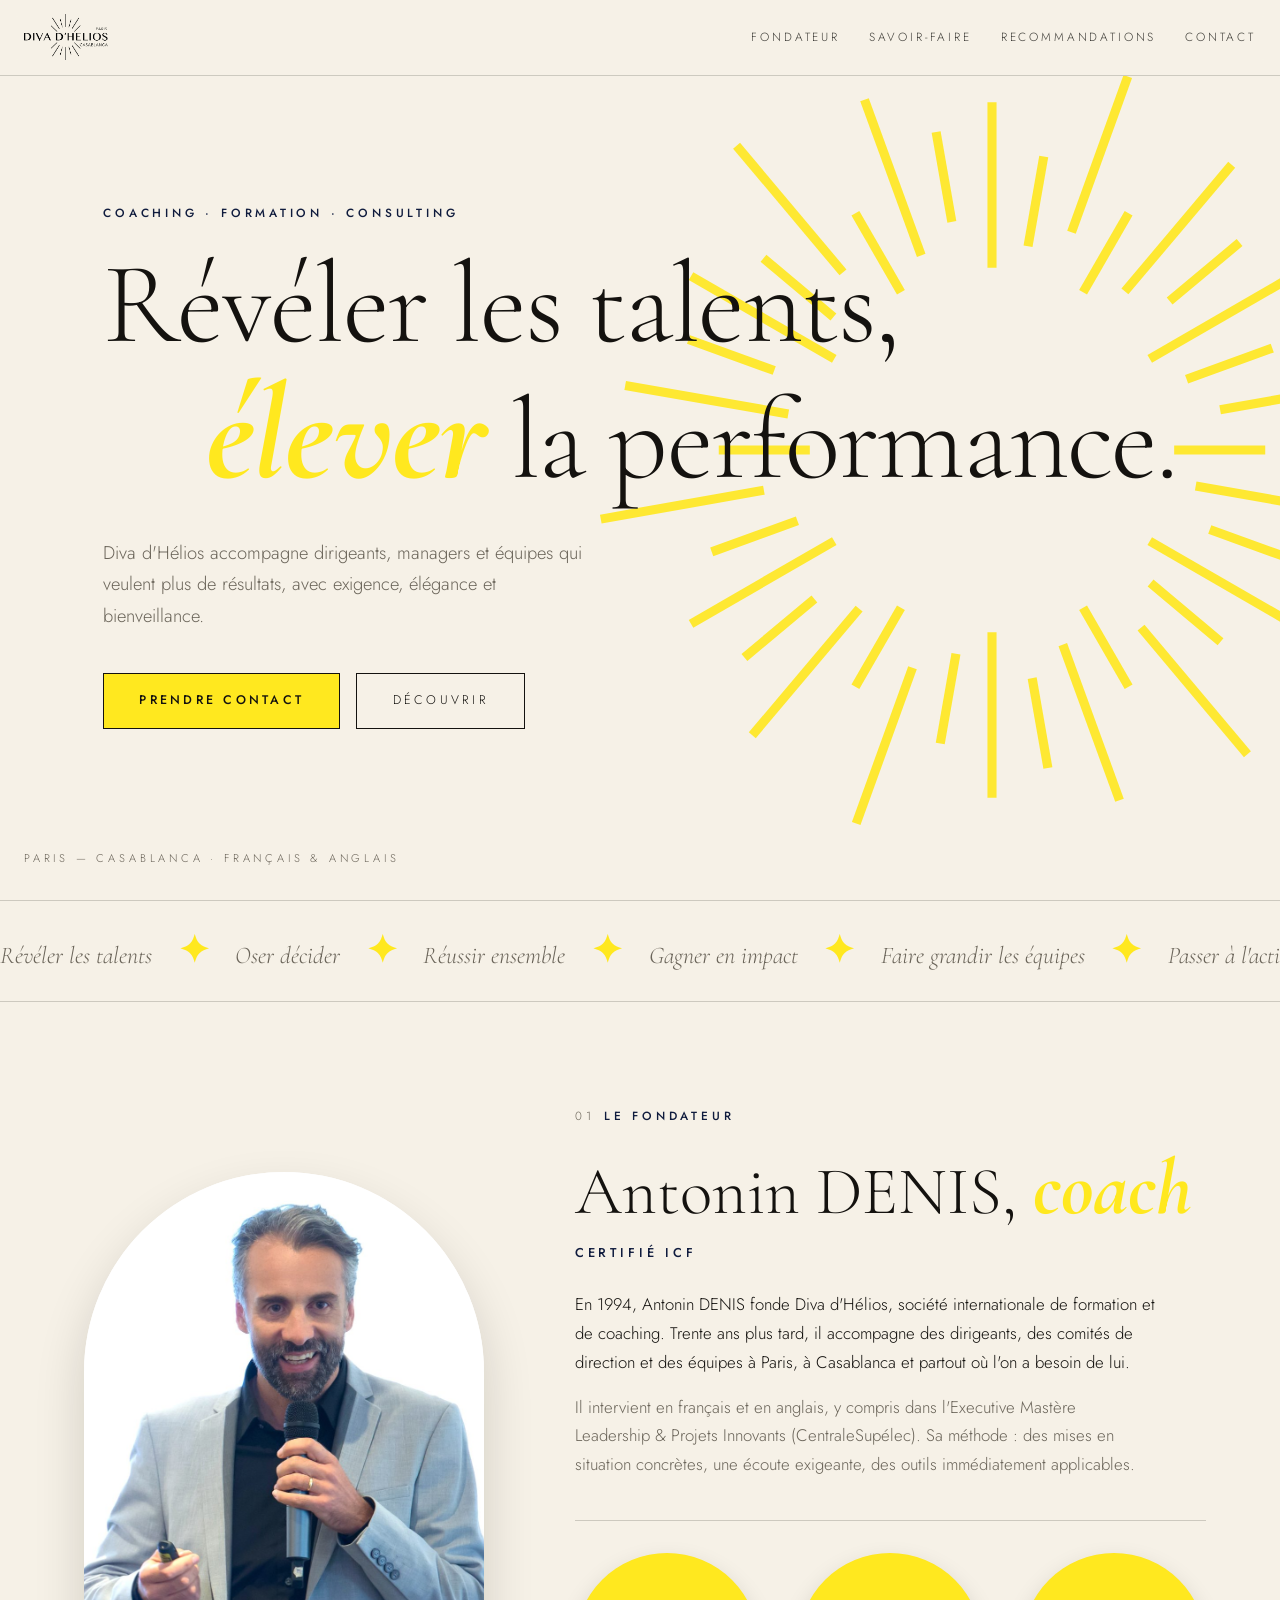
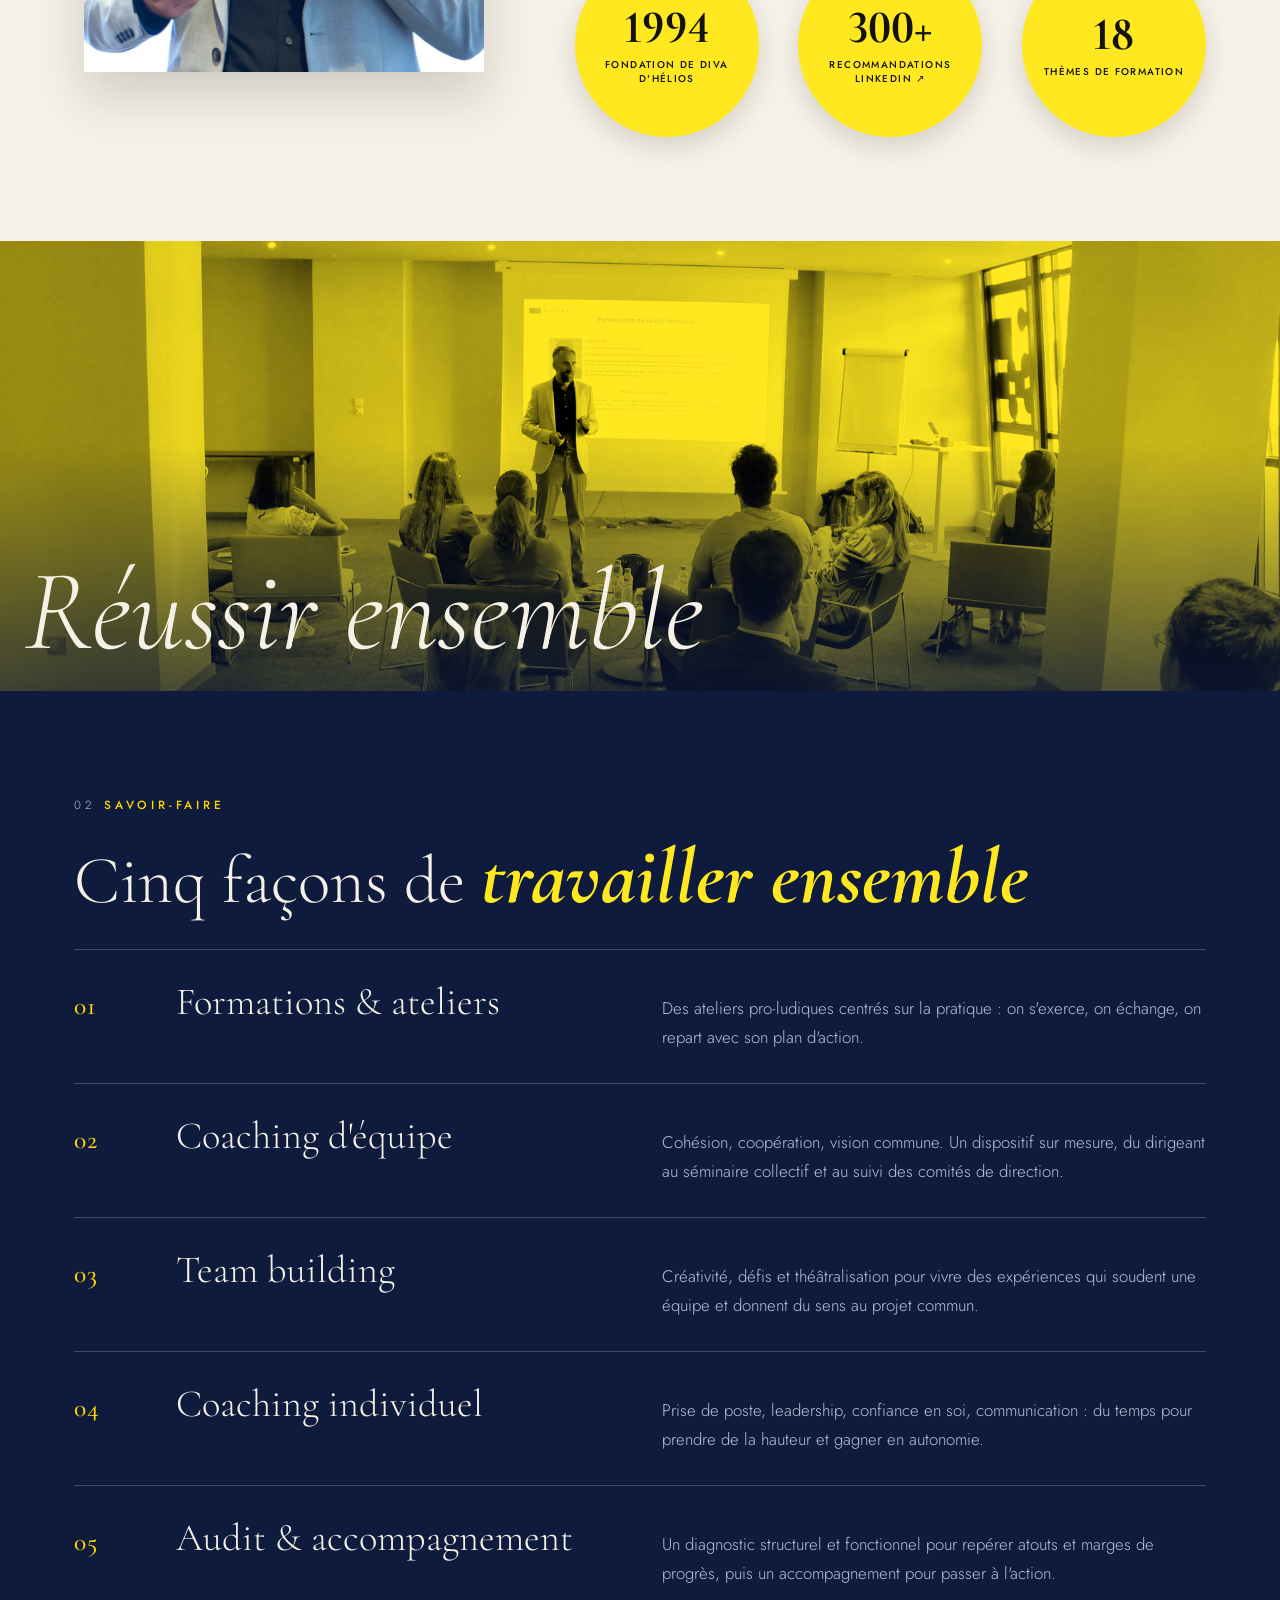
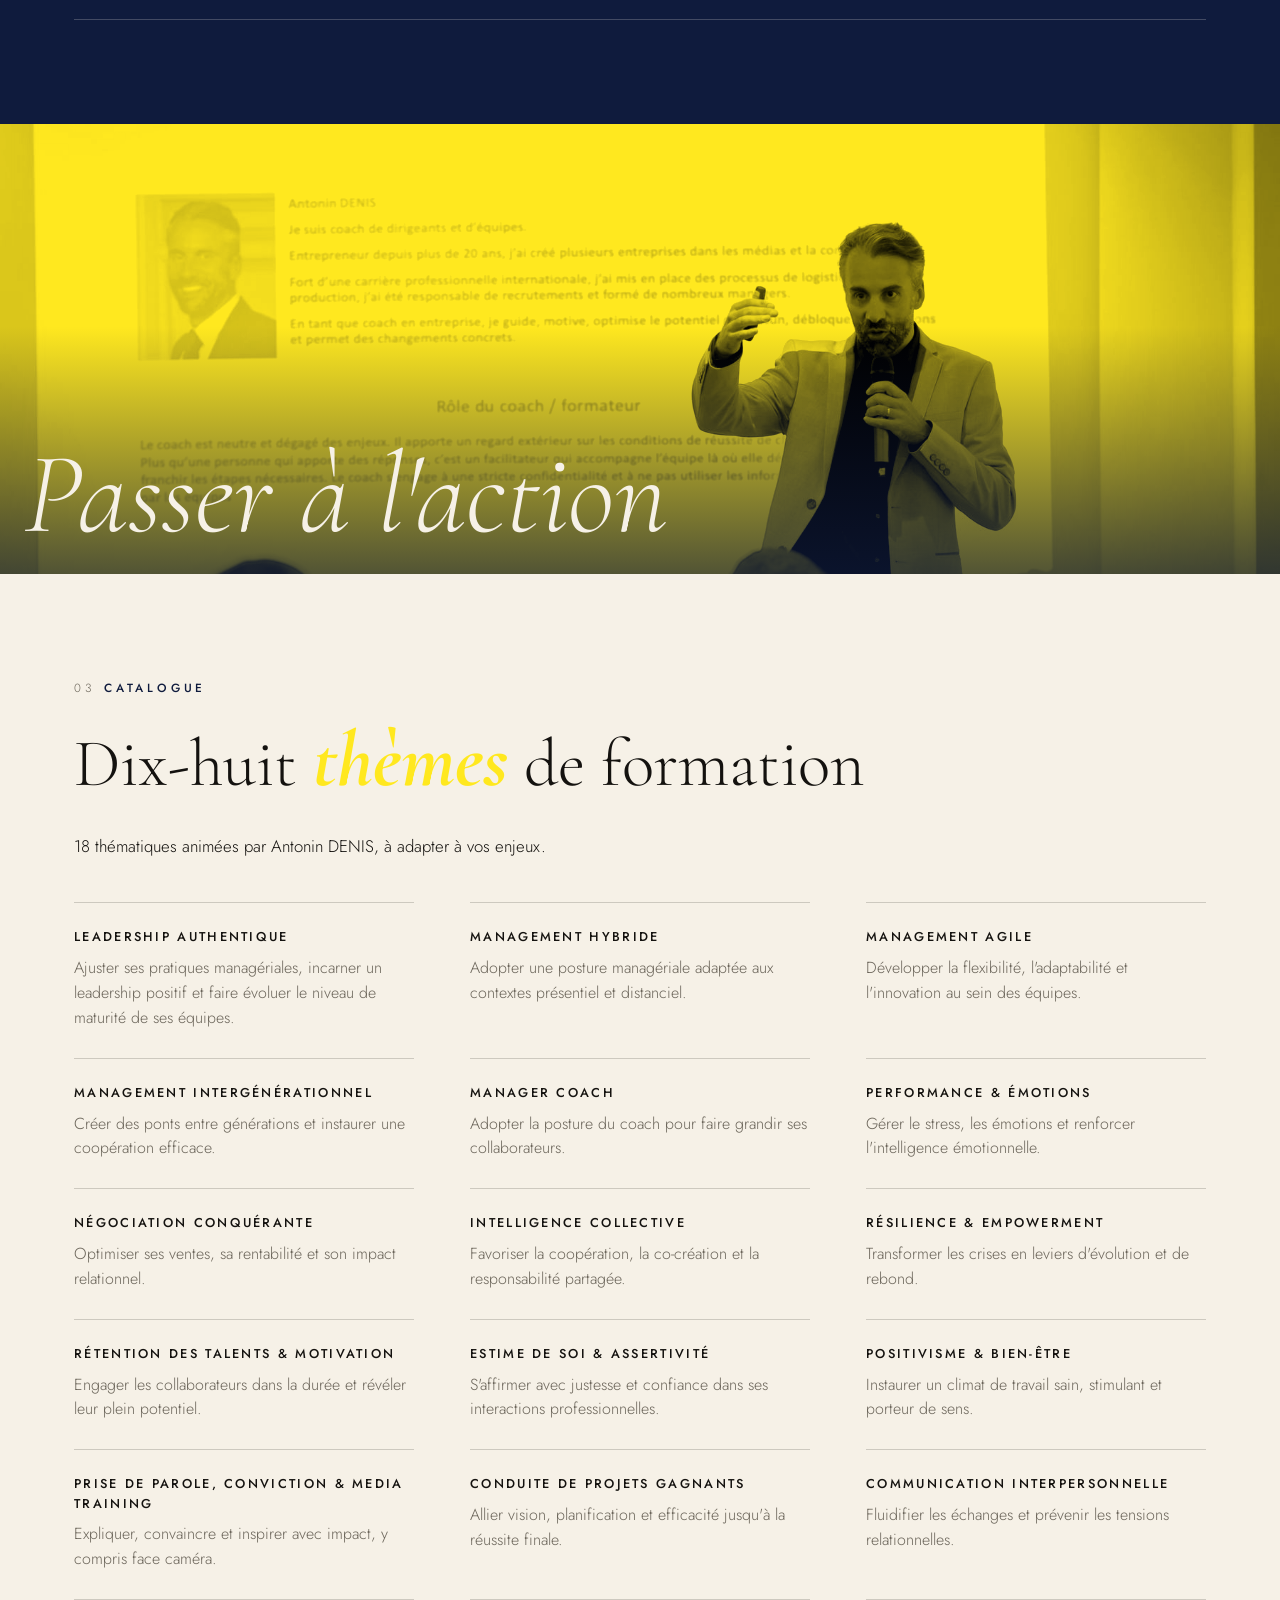
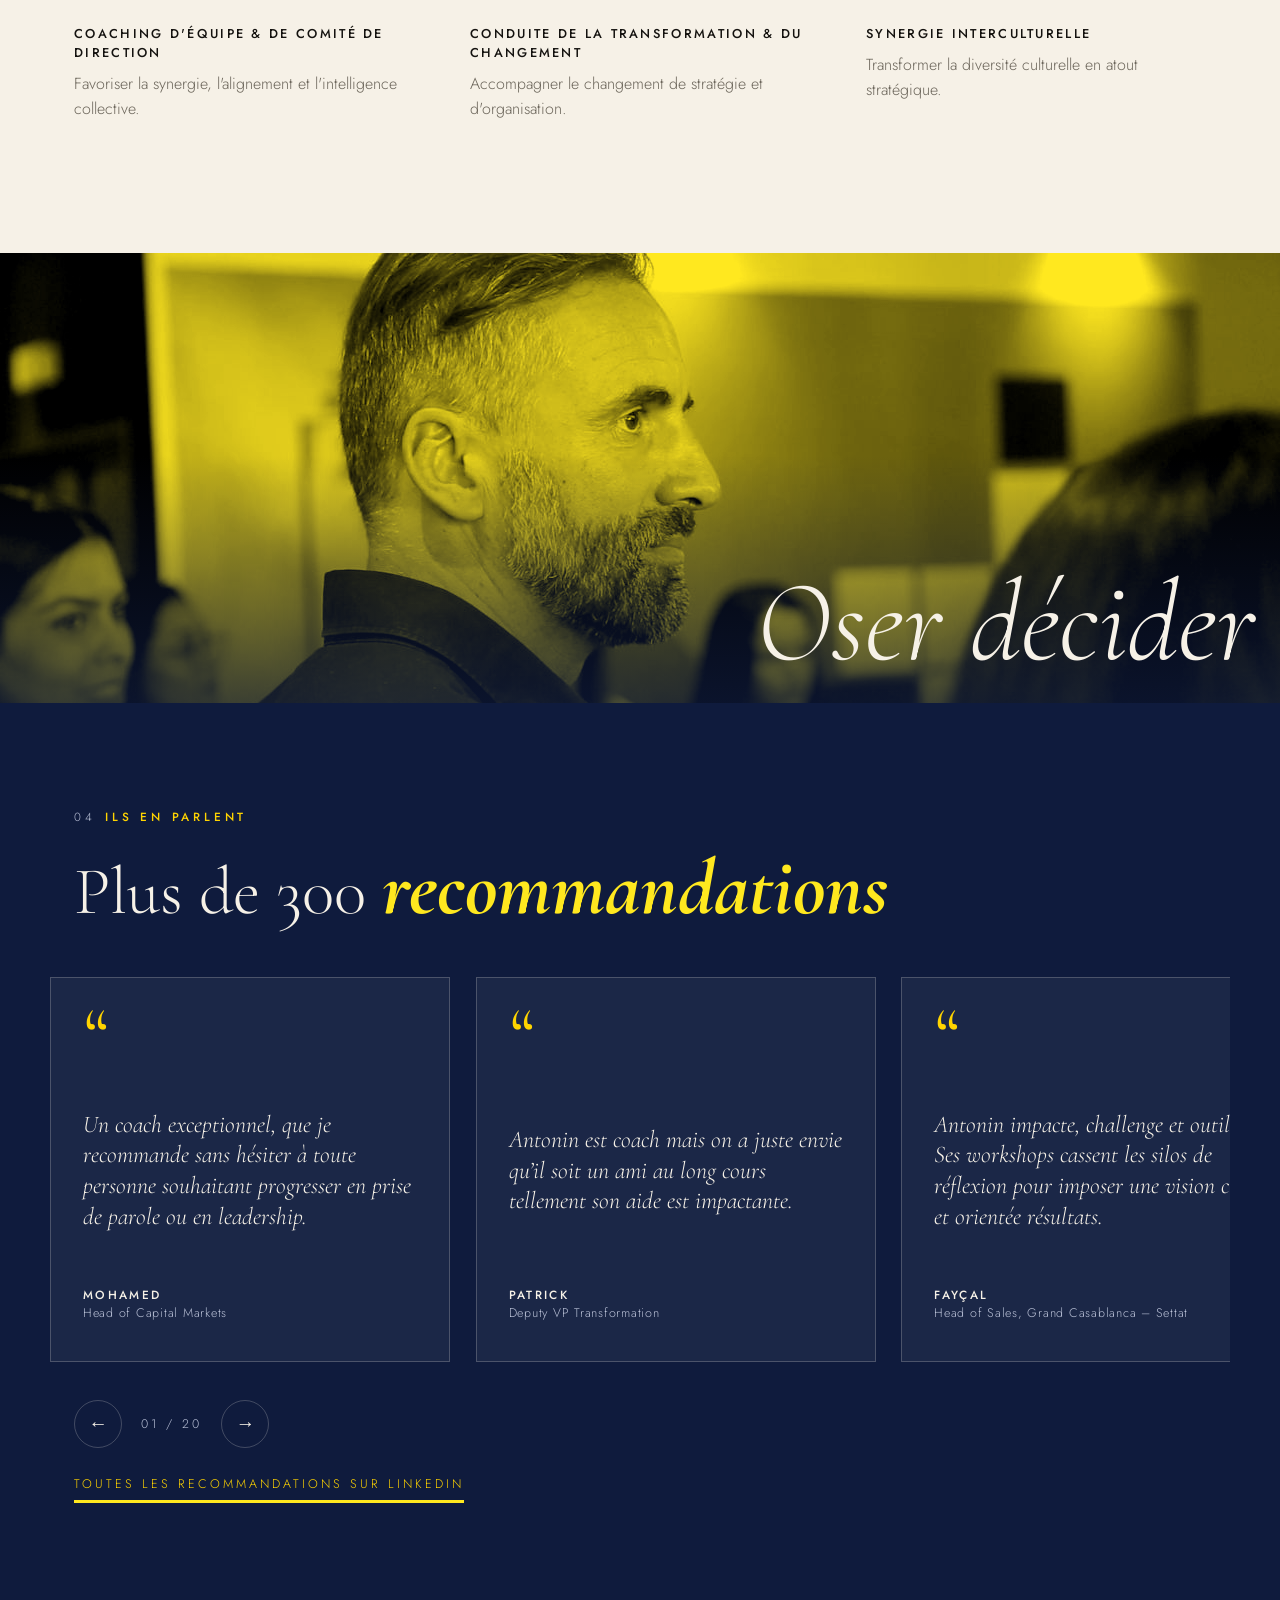
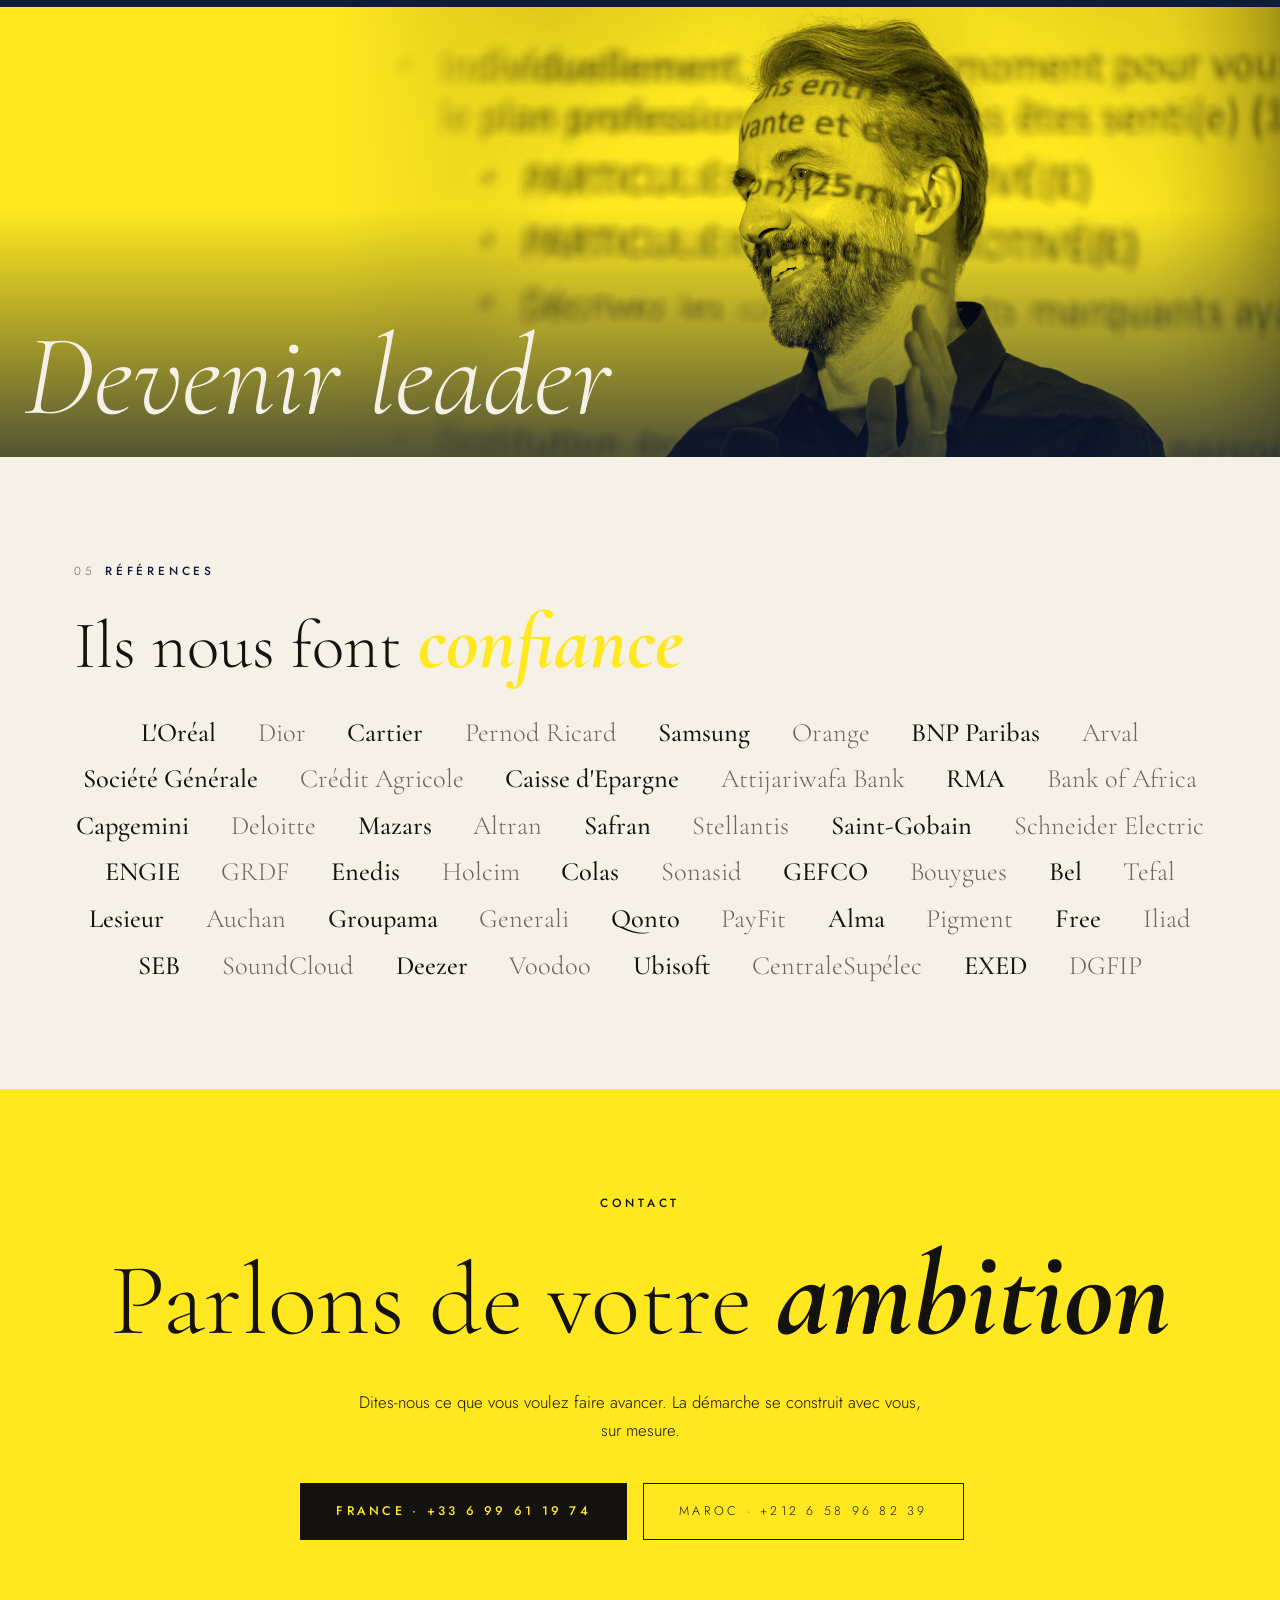
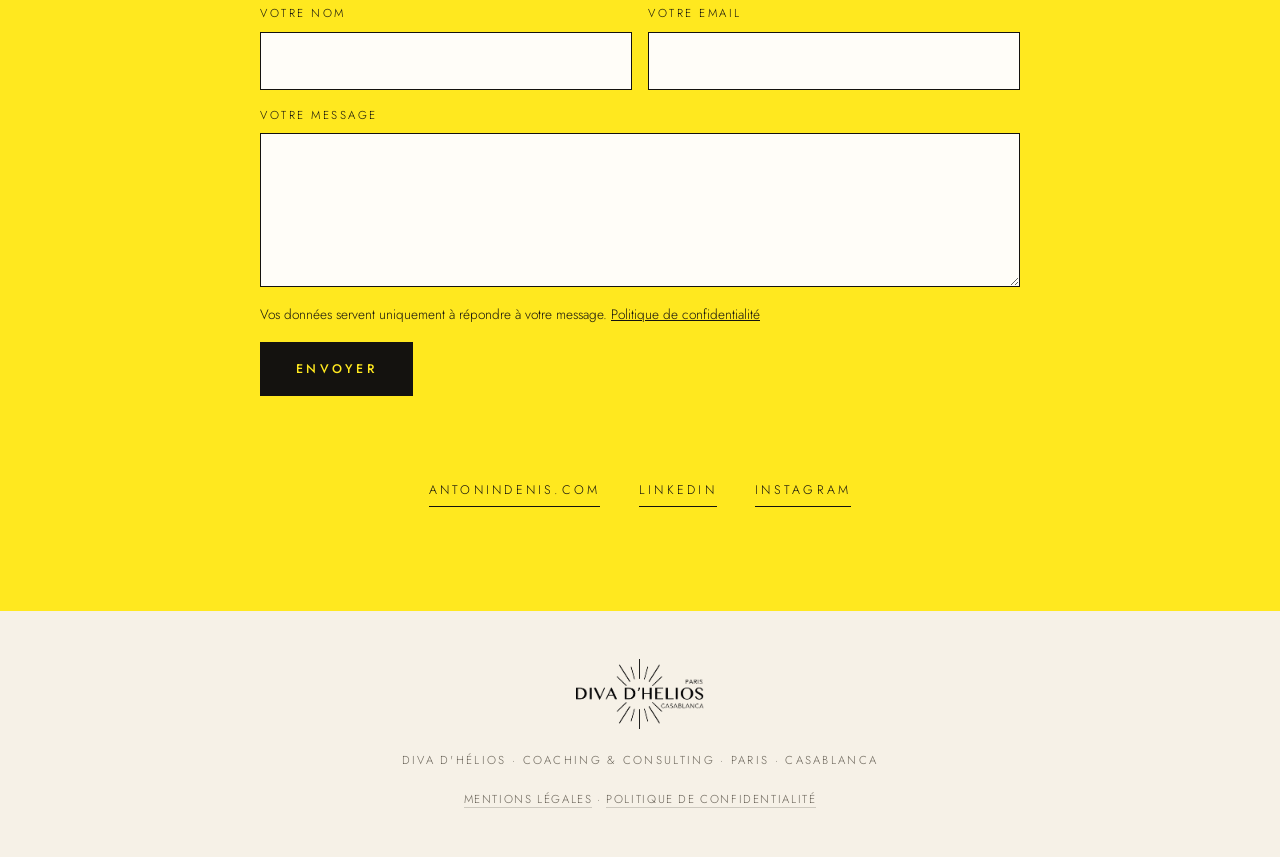
<file: index.html>
<!DOCTYPE html>
<html lang="fr">
<head>
<meta charset="utf-8">
<meta name="viewport" content="width=device-width, initial-scale=1, viewport-fit=cover">
<meta name="color-scheme" content="light">
<title>Diva d'Hélios – Coaching, formation &amp; consulting · Paris · Casablanca</title>
<meta name="description" content="Coaching, formation et consulting pour dirigeants et équipes. Fondée en 1994 par Antonin DENIS, coach certifié ICF. Paris et Casablanca.">
<link rel="icon" href="/favicon.ico" sizes="any">
<link rel="icon" type="image/png" sizes="32x32" href="/favicon-32.png">
<link rel="icon" type="image/png" sizes="16x16" href="/favicon-16.png">
<link rel="apple-touch-icon" href="/apple-touch-icon.png">
<link rel="preload" href="/fonts/cormorant-garamond-latin-300-normal.woff2" as="font" type="font/woff2" crossorigin>
<link rel="stylesheet" href="/css/fonts.css">
<link rel="stylesheet" href="/css/style.css">
<meta property="og:type" content="website"><meta property="og:title" content="Diva d'Hélios – Coaching, formation et consulting"><meta property="og:description" content="Coaching, formation et consulting pour dirigeants et équipes. Fondée en 1994 par Antonin DENIS, coach certifié ICF. Paris et Casablanca."><meta property="og:url" content="https://divadhelios.com/"><meta property="og:image" content="https://divadhelios.com/images/bandeau-4.jpg"><meta property="og:image:width" content="1800"><meta property="og:image:height" content="1082"><meta property="og:site_name" content="Diva d'Hélios"><meta property="og:locale" content="fr_FR"><meta name="twitter:card" content="summary_large_image">
<link rel="canonical" href="https://divadhelios.com/">
<script type="application/ld+json">
{
  "@context": "https://schema.org",
  "@graph": [
    {
      "@type": [
        "ProfessionalService",
        "Organization"
      ],
      "@id": "https://divadhelios.com/#organisation",
      "name": "Diva d'Hélios",
      "legalName": "DIVA D'HELIOS",
      "alternateName": "Diva d'Hélios Coaching & Consulting",
      "url": "https://divadhelios.com/",
      "logo": {
        "@type": "ImageObject",
        "url": "https://divadhelios.com/images/logo-noir.png",
        "width": 638,
        "height": 350
      },
      "image": [
        "https://divadhelios.com/images/bandeau-4.jpg",
        "https://divadhelios.com/images/antonin-denis-coach.jpg"
      ],
      "description": "Société internationale de coaching, de formation et de consulting pour dirigeants, managers et équipes, fondée en 1994 par Antonin DENIS, coach certifié ICF. Paris et Casablanca.",
      "slogan": "Révéler les talents, élever la performance.",
      "foundingDate": "1994",
      "founder": {
        "@id": "https://divadhelios.com/#fondateur"
      },
      "address": {
        "@type": "PostalAddress",
        "streetAddress": "173, rue du Faubourg Saint-Antoine",
        "postalCode": "75011",
        "addressLocality": "Paris",
        "addressCountry": "FR"
      },
      "areaServed": [
        {
          "@type": "Country",
          "name": "France"
        },
        {
          "@type": "Country",
          "name": "Maroc"
        },
        {
          "@type": "City",
          "name": "Paris"
        },
        {
          "@type": "City",
          "name": "Casablanca"
        }
      ],
      "knowsLanguage": [
        "fr",
        "en"
      ],
      "knowsAbout": [
        "Coaching de dirigeants",
        "Coaching d'équipe",
        "Coaching individuel",
        "Formation au management",
        "Leadership",
        "Team building",
        "Conduite du changement",
        "Prise de parole et media training",
        "Négociation",
        "Intelligence collective",
        "Management interculturel",
        "Audit et accompagnement"
      ],
      "vatID": "FR01398062356",
      "sameAs": [
        "https://www.linkedin.com/in/antonindenis/",
        "https://www.instagram.com/antonin.denis.coach/",
        "https://www.antonindenis.com/"
      ],
      "hasOfferCatalog": {
        "@type": "OfferCatalog",
        "name": "Prestations de Diva d'Hélios",
        "itemListElement": [
          {
            "@type": "Offer",
            "itemOffered": {
              "@type": "Service",
              "name": "Formations & ateliers",
              "description": "Des ateliers pro-ludiques centrés sur la pratique : on s'exerce, on échange, on repart avec son plan d'action.",
              "areaServed": [
                "FR",
                "MA"
              ]
            }
          },
          {
            "@type": "Offer",
            "itemOffered": {
              "@type": "Service",
              "name": "Coaching d'équipe",
              "description": "Cohésion, coopération, vision commune. Un dispositif sur mesure, du dirigeant au séminaire collectif et au suivi des comités de direction.",
              "areaServed": [
                "FR",
                "MA"
              ]
            }
          },
          {
            "@type": "Offer",
            "itemOffered": {
              "@type": "Service",
              "name": "Team building",
              "description": "Créativité, défis et théâtralisation pour vivre des expériences qui soudent une équipe et donnent du sens au projet commun.",
              "areaServed": [
                "FR",
                "MA"
              ]
            }
          },
          {
            "@type": "Offer",
            "itemOffered": {
              "@type": "Service",
              "name": "Coaching individuel",
              "description": "Prise de poste, leadership, confiance en soi, communication : du temps pour prendre de la hauteur et gagner en autonomie.",
              "areaServed": [
                "FR",
                "MA"
              ]
            }
          },
          {
            "@type": "Offer",
            "itemOffered": {
              "@type": "Service",
              "name": "Audit & accompagnement",
              "description": "Un diagnostic structurel et fonctionnel pour repérer atouts et marges de progrès, puis un accompagnement pour passer à l'action.",
              "areaServed": [
                "FR",
                "MA"
              ]
            }
          },
          {
            "@type": "OfferCatalog",
            "name": "Dix-huit thèmes de formation",
            "itemListElement": [
              {
                "@type": "Offer",
                "itemOffered": {
                  "@type": "Service",
                  "name": "Leadership authentique",
                  "description": "Ajuster ses pratiques managériales, incarner un leadership positif et faire évoluer le niveau de maturité de ses équipes.",
                  "areaServed": [
                    "FR",
                    "MA"
                  ]
                }
              },
              {
                "@type": "Offer",
                "itemOffered": {
                  "@type": "Service",
                  "name": "Management hybride",
                  "description": "Adopter une posture managériale adaptée aux contextes présentiel et distanciel.",
                  "areaServed": [
                    "FR",
                    "MA"
                  ]
                }
              },
              {
                "@type": "Offer",
                "itemOffered": {
                  "@type": "Service",
                  "name": "Management agile",
                  "description": "Développer la flexibilité, l'adaptabilité et l'innovation au sein des équipes.",
                  "areaServed": [
                    "FR",
                    "MA"
                  ]
                }
              },
              {
                "@type": "Offer",
                "itemOffered": {
                  "@type": "Service",
                  "name": "Management intergénérationnel",
                  "description": "Créer des ponts entre générations et instaurer une coopération efficace.",
                  "areaServed": [
                    "FR",
                    "MA"
                  ]
                }
              },
              {
                "@type": "Offer",
                "itemOffered": {
                  "@type": "Service",
                  "name": "Manager coach",
                  "description": "Adopter la posture du coach pour faire grandir ses collaborateurs.",
                  "areaServed": [
                    "FR",
                    "MA"
                  ]
                }
              },
              {
                "@type": "Offer",
                "itemOffered": {
                  "@type": "Service",
                  "name": "Performance & émotions",
                  "description": "Gérer le stress, les émotions et renforcer l'intelligence émotionnelle.",
                  "areaServed": [
                    "FR",
                    "MA"
                  ]
                }
              },
              {
                "@type": "Offer",
                "itemOffered": {
                  "@type": "Service",
                  "name": "Négociation conquérante",
                  "description": "Optimiser ses ventes, sa rentabilité et son impact relationnel.",
                  "areaServed": [
                    "FR",
                    "MA"
                  ]
                }
              },
              {
                "@type": "Offer",
                "itemOffered": {
                  "@type": "Service",
                  "name": "Intelligence collective",
                  "description": "Favoriser la coopération, la co-création et la responsabilité partagée.",
                  "areaServed": [
                    "FR",
                    "MA"
                  ]
                }
              },
              {
                "@type": "Offer",
                "itemOffered": {
                  "@type": "Service",
                  "name": "Résilience & empowerment",
                  "description": "Transformer les crises en leviers d'évolution et de rebond.",
                  "areaServed": [
                    "FR",
                    "MA"
                  ]
                }
              },
              {
                "@type": "Offer",
                "itemOffered": {
                  "@type": "Service",
                  "name": "Rétention des talents & motivation",
                  "description": "Engager les collaborateurs dans la durée et révéler leur plein potentiel.",
                  "areaServed": [
                    "FR",
                    "MA"
                  ]
                }
              },
              {
                "@type": "Offer",
                "itemOffered": {
                  "@type": "Service",
                  "name": "Estime de soi & assertivité",
                  "description": "S'affirmer avec justesse et confiance dans ses interactions professionnelles.",
                  "areaServed": [
                    "FR",
                    "MA"
                  ]
                }
              },
              {
                "@type": "Offer",
                "itemOffered": {
                  "@type": "Service",
                  "name": "Positivisme & bien-être",
                  "description": "Instaurer un climat de travail sain, stimulant et porteur de sens.",
                  "areaServed": [
                    "FR",
                    "MA"
                  ]
                }
              },
              {
                "@type": "Offer",
                "itemOffered": {
                  "@type": "Service",
                  "name": "Prise de parole, conviction & media training",
                  "description": "Expliquer, convaincre et inspirer avec impact, y compris face caméra.",
                  "areaServed": [
                    "FR",
                    "MA"
                  ]
                }
              },
              {
                "@type": "Offer",
                "itemOffered": {
                  "@type": "Service",
                  "name": "Conduite de projets gagnants",
                  "description": "Allier vision, planification et efficacité jusqu'à la réussite finale.",
                  "areaServed": [
                    "FR",
                    "MA"
                  ]
                }
              },
              {
                "@type": "Offer",
                "itemOffered": {
                  "@type": "Service",
                  "name": "Communication interpersonnelle",
                  "description": "Fluidifier les échanges et prévenir les tensions relationnelles.",
                  "areaServed": [
                    "FR",
                    "MA"
                  ]
                }
              },
              {
                "@type": "Offer",
                "itemOffered": {
                  "@type": "Service",
                  "name": "Coaching d'équipe & de comité de direction",
                  "description": "Favoriser la synergie, l'alignement et l'intelligence collective.",
                  "areaServed": [
                    "FR",
                    "MA"
                  ]
                }
              },
              {
                "@type": "Offer",
                "itemOffered": {
                  "@type": "Service",
                  "name": "Conduite de la transformation & du changement",
                  "description": "Accompagner le changement de stratégie et d'organisation.",
                  "areaServed": [
                    "FR",
                    "MA"
                  ]
                }
              },
              {
                "@type": "Offer",
                "itemOffered": {
                  "@type": "Service",
                  "name": "Synergie interculturelle",
                  "description": "Transformer la diversité culturelle en atout stratégique.",
                  "areaServed": [
                    "FR",
                    "MA"
                  ]
                }
              }
            ]
          }
        ]
      }
    },
    {
      "@type": "Person",
      "@id": "https://divadhelios.com/#fondateur",
      "name": "Antonin DENIS",
      "givenName": "Antonin",
      "familyName": "DENIS",
      "jobTitle": "Fondateur de Diva d'Hélios, coach certifié ICF",
      "url": "https://www.antonindenis.com/",
      "image": "https://divadhelios.com/images/antonin-denis-coach.jpg",
      "worksFor": {
        "@id": "https://divadhelios.com/#organisation"
      },
      "knowsLanguage": [
        "fr",
        "en"
      ],
      "hasCredential": {
        "@type": "EducationalOccupationalCredential",
        "credentialCategory": "certification",
        "name": "Coach certifié ICF (International Coaching Federation)"
      },
      "sameAs": [
        "https://www.linkedin.com/in/antonindenis/",
        "https://www.instagram.com/antonin.denis.coach/",
        "https://www.antonindenis.com/"
      ]
    },
    {
      "@type": "WebSite",
      "@id": "https://divadhelios.com/#site",
      "url": "https://divadhelios.com/",
      "name": "Diva d'Hélios",
      "inLanguage": "fr",
      "publisher": {
        "@id": "https://divadhelios.com/#organisation"
      }
    }
  ]
}
</script>
</head>
<body>
<header></header>
<main id="app"><noscript><p style="padding:8rem 1.5rem">Diva d'Hélios – coaching, formation et consulting, Paris et Casablanca. Ce site nécessite JavaScript.</p></noscript></main>
<footer></footer>
<script src="/js/common.js"></script>
<script src="/js/app.js"></script>
</body>
</html>
</file>
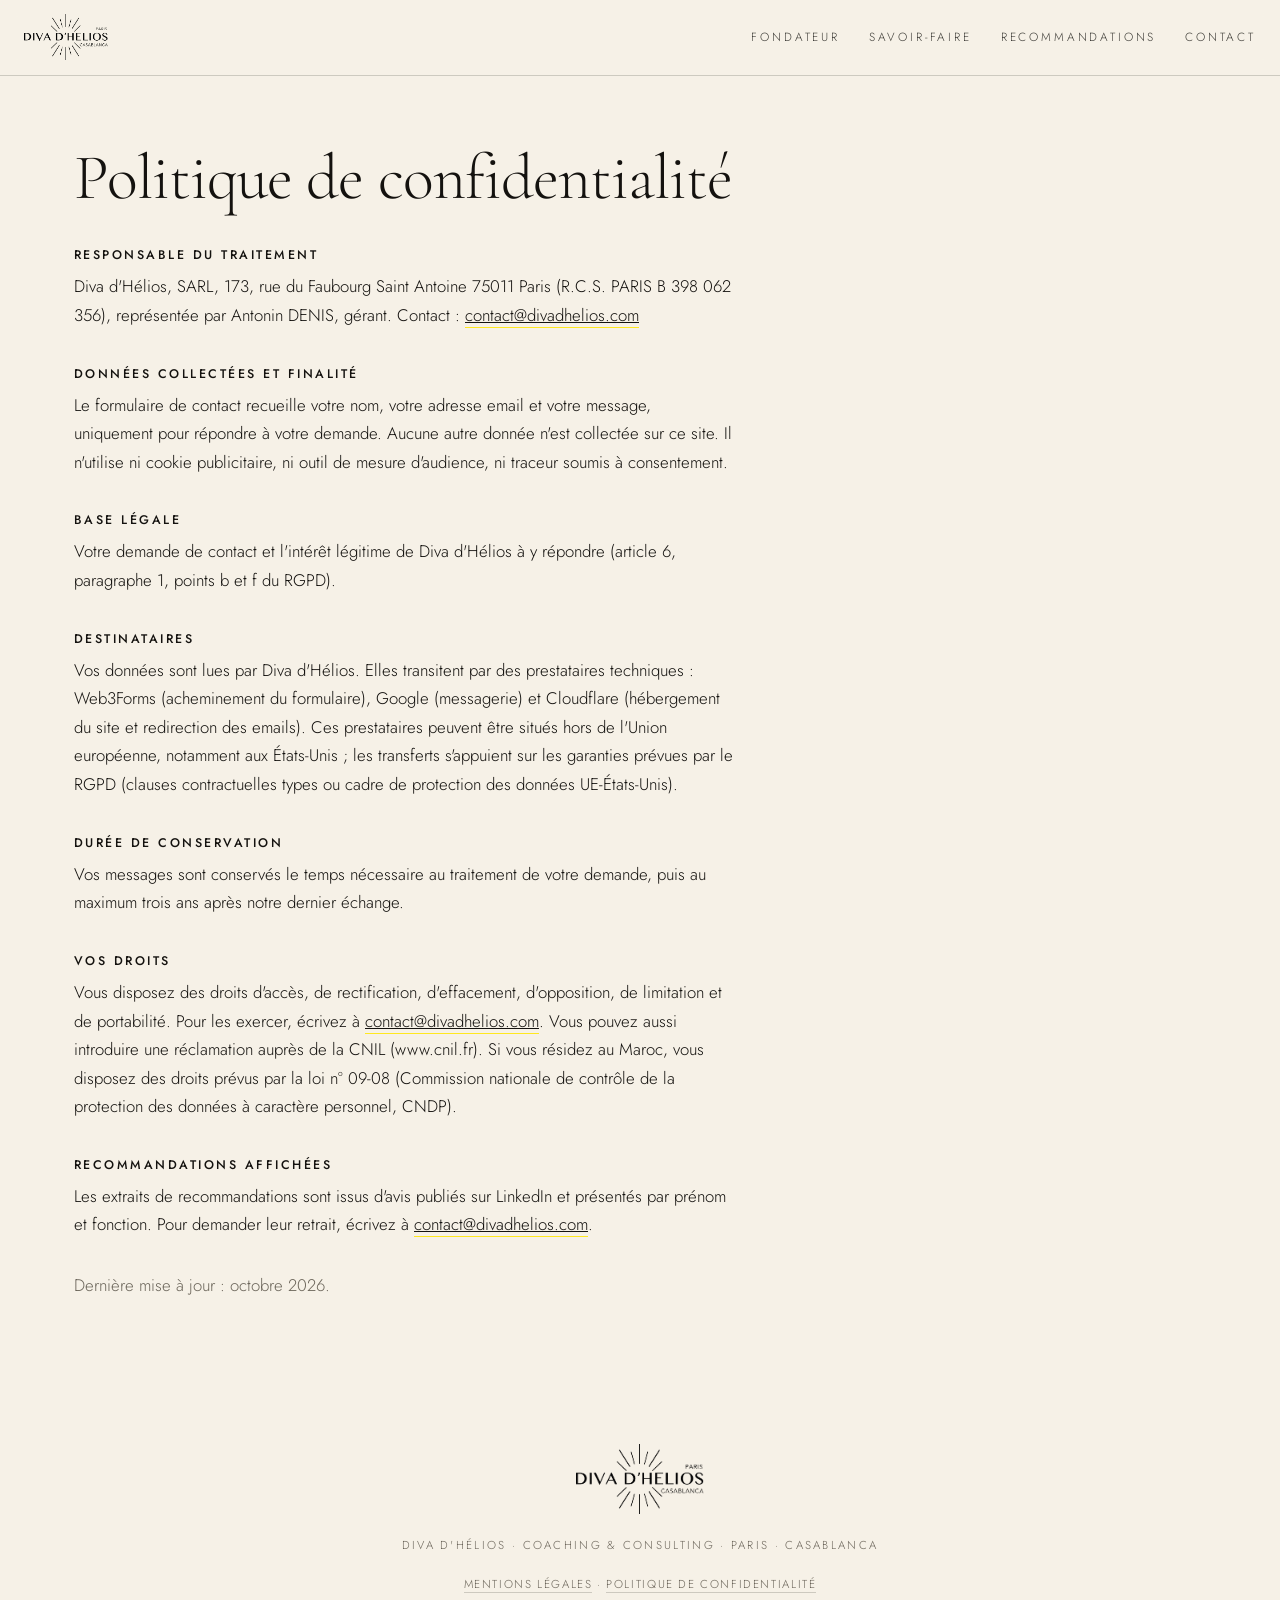
<file: confidentialite.html>
<!DOCTYPE html>
<html lang="fr">
<head>
<meta charset="utf-8">
<meta name="viewport" content="width=device-width, initial-scale=1, viewport-fit=cover">
<meta name="color-scheme" content="light">
<title>Politique de confidentialité · Diva d'Hélios</title>
<meta name="description" content="Diva d'Hélios – Politique de confidentialité">
<link rel="icon" href="/favicon.ico" sizes="any">
<link rel="icon" type="image/png" sizes="32x32" href="/favicon-32.png">
<link rel="icon" type="image/png" sizes="16x16" href="/favicon-16.png">
<link rel="apple-touch-icon" href="/apple-touch-icon.png">
<link rel="preload" href="/fonts/cormorant-garamond-latin-300-normal.woff2" as="font" type="font/woff2" crossorigin>
<link rel="stylesheet" href="/css/fonts.css">
<link rel="stylesheet" href="/css/style.css">
</head>
<body data-page="confidentialite">
<header></header>
<main class="legal-page"><div class="wrap" id="legal"></div></main>
<footer></footer>
<script src="/js/common.js"></script>
<script src="/js/legal.js"></script>
</body>
</html>
</file>
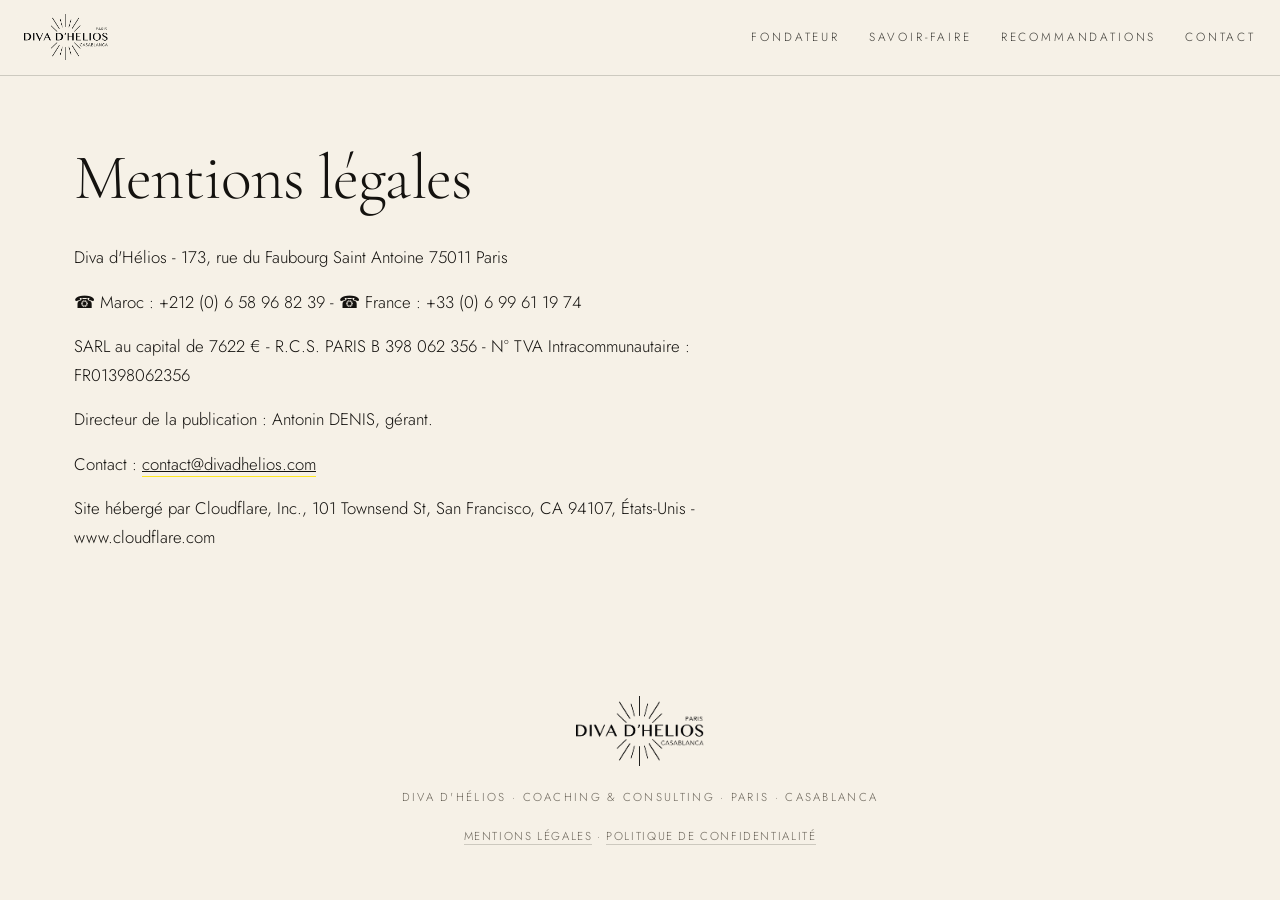
<file: mentions-legales.html>
<!DOCTYPE html>
<html lang="fr">
<head>
<meta charset="utf-8">
<meta name="viewport" content="width=device-width, initial-scale=1, viewport-fit=cover">
<meta name="color-scheme" content="light">
<title>Mentions légales · Diva d'Hélios</title>
<meta name="description" content="Diva d'Hélios – Mentions légales">
<link rel="icon" href="/favicon.ico" sizes="any">
<link rel="icon" type="image/png" sizes="32x32" href="/favicon-32.png">
<link rel="icon" type="image/png" sizes="16x16" href="/favicon-16.png">
<link rel="apple-touch-icon" href="/apple-touch-icon.png">
<link rel="preload" href="/fonts/cormorant-garamond-latin-300-normal.woff2" as="font" type="font/woff2" crossorigin>
<link rel="stylesheet" href="/css/fonts.css">
<link rel="stylesheet" href="/css/style.css">
</head>
<body data-page="mentions">
<header></header>
<main class="legal-page"><div class="wrap" id="legal"></div></main>
<footer></footer>
<script src="/js/common.js"></script>
<script src="/js/legal.js"></script>
</body>
</html>
</file>
<file: css/fonts.css>
/* Polices hébergées sur le site (licence OFL) : aucune requête vers Google Fonts */
@font-face{font-family:'Cormorant Garamond';font-style:normal;font-weight:300;font-display:swap;src:url('/fonts/cormorant-garamond-latin-300-normal.woff2') format('woff2')}
@font-face{font-family:'Cormorant Garamond';font-style:italic;font-weight:300;font-display:swap;src:url('/fonts/cormorant-garamond-latin-300-italic.woff2') format('woff2')}
@font-face{font-family:'Cormorant Garamond';font-style:normal;font-weight:500;font-display:swap;src:url('/fonts/cormorant-garamond-latin-500-normal.woff2') format('woff2')}
@font-face{font-family:'Cormorant Garamond';font-style:italic;font-weight:500;font-display:swap;src:url('/fonts/cormorant-garamond-latin-500-italic.woff2') format('woff2')}
@font-face{font-family:'Cormorant Garamond';font-style:normal;font-weight:700;font-display:swap;src:url('/fonts/cormorant-garamond-latin-700-normal.woff2') format('woff2')}
@font-face{font-family:'Cormorant Garamond';font-style:italic;font-weight:700;font-display:swap;src:url('/fonts/cormorant-garamond-latin-700-italic.woff2') format('woff2')}
@font-face{font-family:'Jost';font-style:normal;font-weight:300;font-display:swap;src:url('/fonts/jost-latin-300-normal.woff2') format('woff2')}
@font-face{font-family:'Jost';font-style:normal;font-weight:400;font-display:swap;src:url('/fonts/jost-latin-400-normal.woff2') format('woff2')}
@font-face{font-family:'Jost';font-style:normal;font-weight:500;font-display:swap;src:url('/fonts/jost-latin-500-normal.woff2') format('woff2')}
</file>
<file: css/style.css>
:root{
  --serif:"Cormorant Garamond","Iowan Old Style","Palatino Linotype",Georgia,serif;
  --sans:"Jost","Avenir Next","Helvetica Neue",Arial,sans-serif;
  --bg:#f6f1e7;--bg2:#ece5d6;--fg:#14120f;--mut:#6b655a;--ac:#FFE81F;--ac2:#0f1b3d;--tx:#0f1b3d;--on:#14120f;--line:rgba(20,18,15,.18);color-scheme:light;
  box-sizing:border-box;padding-top:env(safe-area-inset-top,0px);padding-bottom:env(safe-area-inset-bottom,0px)}
html{scroll-behavior:smooth;scroll-padding-top:calc(70px + env(safe-area-inset-top,0px))}
*,*::before,*::after{box-sizing:inherit}
body{margin:0;background:var(--bg);color:var(--fg);font-family:var(--sans);font-weight:300;font-size:1.05rem;line-height:1.7;overflow-x:hidden;transition:background .5s,color .5s}
a{color:inherit}
:focus-visible{outline:2px solid var(--ac);outline-offset:4px}
.wrap{max-width:1180px;margin:0 auto;padding:0 1.5rem}
h1,h2,h3,blockquote{font-family:var(--serif);font-weight:300;margin:0;line-height:1.05}
h2{font-size:clamp(2.3rem,5.5vw,4.2rem);margin-bottom:2rem}
h2 em,h1 em{font-style:italic;color:var(--ac);font-weight:700;font-size:1.18em;line-height:1;}
.k{font-size:.74rem;letter-spacing:.32em;text-transform:uppercase;color:var(--tx);font-weight:500;display:block;margin-bottom:1.4rem}
.k b{font-weight:300;color:var(--mut);margin-right:.8em}
section{padding:6.5rem 0;position:relative}
p{max-width:58ch;color:var(--fg)}
.mut{color:var(--mut)}

/* En-tête */
header{position:fixed;top:0;left:0;right:0;z-index:20;padding:.9rem 1.5rem;padding-top:calc(.9rem + env(safe-area-inset-top,0px));display:flex;align-items:center;justify-content:space-between;background:rgba(246,241,231,.93);backdrop-filter:blur(8px);border-bottom:1px solid var(--line)}
header img{height:46px;width:auto;display:block}
.lw{display:none}.lb{display:block}
header nav{display:flex;gap:1.8rem;font-size:.74rem;letter-spacing:.24em;text-transform:uppercase}
header nav a{text-decoration:none;opacity:.8}header nav a:hover{opacity:1;color:var(--tx)}
@media(max-width:820px){header nav{display:none}}

/* Héros */
#top{min-height:100svh;display:flex;align-items:center;padding:8rem 0 5rem;overflow:hidden}
.rays{position:absolute;right:-14vmin;top:50%;width:92vmin;height:92vmin;transform:translateY(-50%);opacity:.9;pointer-events:none}
.rays svg{width:100%;height:100%;animation:spin 120s linear infinite}
.rays line{stroke:var(--ac);stroke-width:2.2}
@keyframes spin{to{transform:rotate(360deg)}}
h1{font-size:clamp(3.1rem,9vw,8.2rem);letter-spacing:-.015em;position:relative}
h1 span{display:block;margin-left:clamp(0rem,8vw,7rem)}
.lead{max-width:44ch;margin:2.2rem 0 2.6rem;font-size:1.15rem;color:var(--mut);position:relative}
.btn{display:inline-block;text-decoration:none;font-size:.78rem;letter-spacing:.26em;text-transform:uppercase;padding:1.05rem 2.2rem;border:1px solid var(--fg);margin:0 1rem 1rem 0;transition:.3s;position:relative}
.btn.f{background:var(--ac);color:var(--on);font-weight:500}.btn.f:hover{background:transparent;color:var(--tx)}
.btn:not(.f):hover{background:var(--ac);color:var(--on)}
.cities{position:absolute;left:1.5rem;bottom:2rem;font-size:.7rem;letter-spacing:.34em;text-transform:uppercase;color:var(--mut)}

/* Bandeau */
.band{border-block:1px solid var(--line);padding:1.1rem 0;overflow:hidden;white-space:nowrap;font-family:var(--serif);font-style:italic;font-size:1.5rem;color:var(--mut)}
.band div{display:inline-block;animation:slide 60s linear infinite}
.band i{font-weight:700;font-size:1.6em;color:var(--ac);font-style:normal;margin:0 1.6rem}
@keyframes slide{to{transform:translateX(-50%)}}

/* Fondateur */
.fond{display:grid;grid-template-columns:.8fr 1.2fr;gap:5rem;align-items:center}
.arch{position:relative;max-width:400px;justify-self:center;width:100%}
.arch .sun{position:absolute;right:-10px;bottom:44px;width:118px;height:118px;border-radius:50%;background:var(--ac);color:var(--on);display:grid;place-items:center;text-align:center;font-family:var(--serif);font-style:italic;font-size:1.05rem;line-height:1.1;box-shadow:0 12px 30px rgba(20,18,15,.2)}.arch .sun b{display:block;font-style:normal;font-weight:500;font-size:1.9rem}
.arch img{width:100%;display:block;border-radius:999px 999px 0 0;position:relative;background:#fff;aspect-ratio:4/5;object-fit:cover;object-position:50% 12%;box-shadow:0 24px 50px rgba(20,18,15,.16)}
.stats{display:grid;grid-template-columns:repeat(4,1fr);gap:1.2rem;margin-top:2.6rem;border-top:1px solid var(--line);padding-top:1.8rem}
.stats b{display:block;font-family:var(--serif);font-weight:300;font-size:clamp(2rem,4vw,3.2rem);color:var(--tx);line-height:1}
.stats b:not(.sm){color:var(--ac);}
.stats b.sm{font-size:clamp(2.3rem,4.4vw,3.3rem);line-height:1.1;margin-bottom:.45rem;color:var(--ac)}
.stats b{font-weight:700;font-size:clamp(3.4rem,8vw,5.4rem)}
.stats span{font-size:.7rem;letter-spacing:.2em;text-transform:uppercase;color:var(--mut)}

/* Savoir-faire */
.dk{--bg:#0f1b3d;--fg:#f6f1e7;--mut:#b9c0d6;--tx:#ffd400;--line:rgba(246,241,231,.22);background:var(--bg);color:var(--fg)}
.dk h2 em,.dk .stats b{}
.dk .q{background:rgba(255,255,255,.05)}
.row{display:grid;grid-template-columns:70px 1fr 1.2fr;gap:2rem;padding:2rem 0;border-top:1px solid var(--line);align-items:baseline;transition:.3s}
.row:last-child{border-bottom:1px solid var(--line)}
.row:hover{padding-left:1rem;border-top-color:var(--tx)}
.row small{font-family:var(--serif);font-weight:500;font-size:1.6rem;color:var(--tx);letter-spacing:.04em}
.row h3{font-size:clamp(1.7rem,3vw,2.5rem)}
.row p{margin:0;color:var(--mut)}

/* Formations */
.tags{font-family:var(--serif);font-size:clamp(1.5rem,3vw,2.35rem);line-height:1.5;color:var(--fg)}
.tags span{white-space:nowrap}.tags i{color:var(--tx);font-style:normal;margin:0 .55em}
.tags em{color:var(--tx)}

.th{display:grid;grid-template-columns:repeat(auto-fit,minmax(310px,1fr));gap:0 3.5rem;margin-top:2.6rem}.th div{border-top:1px solid var(--line);padding:1.5rem 0 1.7rem}.th h3{font-family:var(--sans);font-weight:500;font-size:.8rem;letter-spacing:.18em;text-transform:uppercase;margin-bottom:.6rem;line-height:1.5}.th p{margin:0;color:var(--mut);font-size:1rem;line-height:1.55}
/* Recommandations */
#reco{overflow:hidden}
.rail{display:flex;gap:1.6rem;overflow-x:auto;scroll-snap-type:x mandatory;padding:1rem 1.5rem 2rem;margin:0 -1.5rem;scrollbar-width:thin;scrollbar-color:var(--tx) transparent}
.q{flex:0 0 min(430px,84vw);scroll-snap-align:start;border:1px solid var(--line);padding:2.4rem 2rem;background:var(--bg);display:flex;flex-direction:column;justify-content:space-between;gap:1.8rem;transition:.3s}
.q:hover{border-color:var(--tx);transform:translateY(-4px)}
.q::before{content:"“";font-family:var(--serif);font-size:5rem;line-height:.5;color:var(--tx);display:block}
blockquote{font-size:1.65rem;line-height:1.28;font-style:italic}
.q cite{font-style:normal;font-size:.78rem;letter-spacing:.06em;line-height:1.5;color:var(--mut)}
.q cite b{display:block;color:var(--fg);font-weight:500;letter-spacing:.2em;text-transform:uppercase;font-size:.74rem}
.more{margin-top:1.2rem;display:inline-block;font-size:.78rem;letter-spacing:.24em;text-transform:uppercase;color:var(--tx);text-decoration:none;border-bottom:3px solid var(--ac);padding-bottom:.3rem}

/* Clients */
.wall{display:flex;flex-wrap:wrap;justify-content:center;gap:.6rem 2.6rem;list-style:none;margin:0;padding:0;font-family:var(--serif);font-size:clamp(1.25rem,2.2vw,1.65rem);line-height:1.4;color:var(--mut)}
.wall li{white-space:nowrap}.wall li:nth-child(odd){color:var(--fg);font-weight:500}


/* Contact */
#contact{text-align:center;background:var(--ac);color:var(--on)}
#contact h2{font-size:clamp(2.8rem,8vw,6.5rem)}#contact h2 em{color:var(--ac2);}
#contact h2 em{color:var(--on)}
#contact p{margin:0 auto 2.4rem;color:var(--on)}
#contact .btn{border-color:var(--on);color:var(--on)}#contact .btn.f{background:var(--on);color:var(--ac)}
#contact .btn:hover{background:var(--on);color:var(--ac)}#contact .btn.f:hover{background:transparent;color:var(--on)}
.soc{display:flex;justify-content:center;gap:2.4rem;flex-wrap:wrap;margin-top:2.6rem;font-size:.78rem;letter-spacing:.26em;text-transform:uppercase}
.soc a{border-bottom:1px solid var(--on);padding-bottom:.25rem;text-decoration:none}
footer{padding:3rem 1.5rem 7rem;text-align:center;font-size:.72rem;letter-spacing:.2em;text-transform:uppercase;color:var(--mut)}
footer img{height:70px;margin:0 auto 1.4rem}

/* Sélecteur de palettes */
}
@media(prefers-reduced-motion:reduce){.rays svg,.band div{animation:none}html{scroll-behavior:auto}}

/* Bandeaux photo */
.pb{position:relative;isolation:isolate;height:clamp(280px,50vh,500px);background:var(--ac);overflow:hidden;display:flex;align-items:flex-end}
.pb img{position:absolute;inset:0;width:100%;height:100%;object-fit:cover;object-position:var(--d,50% 25%);filter:grayscale(1) contrast(1.2);mix-blend-mode:multiply}
.pb::after{content:"";position:absolute;inset:0;background:linear-gradient(transparent 45%,rgba(15,27,61,.72))}
.pb p{position:relative;z-index:1;margin:0 1.5rem 1.4rem;max-width:none;font:italic 300 clamp(2.8rem,9vw,8rem)/1 var(--serif);color:#f6f1e7}
.pb.sh img{left:auto;right:0;width:74%;-webkit-mask-image:linear-gradient(90deg,transparent,#000 24%);mask-image:linear-gradient(90deg,transparent,#000 24%)}
.pb.r p{margin-left:auto;text-align:right}
.ctl{display:flex;align-items:center;gap:1.2rem;margin-top:.4rem;font-size:.78rem;letter-spacing:.24em;color:var(--mut)}
.ctl button{width:48px;height:48px;border-radius:50%;border:1px solid var(--line);background:none;color:var(--fg);font-size:1.2rem;cursor:pointer;transition:.25s}
.ctl button:hover{background:var(--ac);border-color:var(--ac);color:#14120f}
.q{flex:0 0 min(400px,84vw)}blockquote{font-size:1.5rem}
.more{margin-top:1.6rem}
.cf{display:grid;grid-template-columns:1fr 1fr;gap:1rem;max-width:760px;margin:3rem auto 0;text-align:left}
.cf label{display:block;font-size:.72rem;letter-spacing:.22em;text-transform:uppercase;color:var(--on)}
.cf .w{grid-column:1/-1}
.cf input[type=text],.cf input[type=email],.cf textarea{display:block;width:100%;margin-top:.5rem;padding:1rem 1.1rem;font:300 1.05rem var(--sans);color:#14120f;background:#fffdf8;border:1px solid var(--on);border-radius:0}
.cf textarea{resize:vertical}
.cf input:focus,.cf textarea:focus{outline:3px solid var(--on);outline-offset:2px}
.cf .mini{margin:0;font-size:.85rem;max-width:none;color:var(--on)}
.cf button{justify-self:start;font-family:var(--sans);cursor:pointer;margin:0}
#contact .cf p{margin:0;max-width:none;text-align:left}
.cf .st{margin:0;min-height:1.6em;font-weight:500;max-width:none}
@media(max-width:640px){.cf{grid-template-columns:1fr}}
footer{padding-bottom:3rem}.legal{margin-top:1.2rem;letter-spacing:.14em}.legal a{color:inherit;text-decoration:none;border-bottom:1px solid var(--line)}.legal a:hover{color:var(--fg);border-color:var(--fg)}
@media(max-width:640px){.pb img{object-position:var(--m,50% 30%)}.pb.sh img{width:100%;right:auto;left:0;-webkit-mask-image:none;mask-image:none}}

/* Pages légales */
.legal-page{padding:9rem 0 5rem;min-height:70vh}
.legal-page h1{font-size:clamp(2.4rem,6vw,4rem);margin-bottom:2rem}
.legal-page h2{font:500 .78rem var(--sans);letter-spacing:.2em;text-transform:uppercase;margin:2.2rem 0 .5rem}
.legal-page p{max-width:66ch;margin:0 0 1rem}
.legal-page a{border-bottom:1px solid var(--ac)}
.legal-page .mut{color:var(--mut);margin-top:2rem}
.js-hidden{opacity:0}
/* Correctif mobile : empêche les colonnes de dépasser de l'écran */
.fond>*{min-width:0}
.stats{grid-template-columns:repeat(4,minmax(0,1fr))}
.stats span{overflow-wrap:anywhere}
@media(max-width:820px){.stats{grid-template-columns:repeat(2,minmax(0,1fr))}.stats b.sm{font-size:clamp(1.7rem,7.2vw,2.3rem)}.stats span{letter-spacing:.14em}}

/* Règles mobiles restaurées */
@media(max-width:820px){.fond{grid-template-columns:1fr;gap:3rem}.row{grid-template-columns:44px 1fr}.row p{grid-column:2}.stats{grid-template-columns:repeat(2,minmax(0,1fr))}.rays{opacity:.45;right:-40vmin}}

/* Fondateur : sous-titre et chiffres cliquables */
.fond h2{margin-bottom:.9rem}
.sub{font:500 .8rem var(--sans);letter-spacing:.3em;text-transform:uppercase;color:var(--tx);margin:0 0 1.8rem}
.stat-link{display:block;color:inherit;text-decoration:none}
.stat-link span::after{content:" \2197"}
.stat-link:hover span,.stat-link:focus-visible span{text-decoration:underline;text-underline-offset:.35em}

/* Chiffres clés : médaillons jaunes */
.discs{display:flex;flex-wrap:wrap;justify-content:space-between;gap:1.2rem;margin-top:2.6rem;padding-top:2rem;border-top:1px solid var(--line)}
.disc{display:flex;flex-direction:column;align-items:center;justify-content:center;text-align:center;width:min(100%,184px);aspect-ratio:1;border-radius:50%;background:var(--ac);color:#14120f;box-shadow:0 10px 24px rgba(20,18,15,.14);padding:1.3rem;text-decoration:none;transition:transform .2s}
.disc b{font:700 clamp(2.3rem,4vw,2.9rem)/1 var(--serif);font-variant-numeric:lining-nums;font-feature-settings:"lnum" 1;margin-bottom:.45rem}
.disc span{font:500 .62rem/1.45 var(--sans);letter-spacing:.14em;text-transform:uppercase}
a.disc:hover,a.disc:focus-visible{transform:translateY(-4px)}
a.disc span::after{content:" \2197"}
@media(max-width:820px){.discs{justify-content:center}.disc{width:min(46%,168px)}}
</file>
